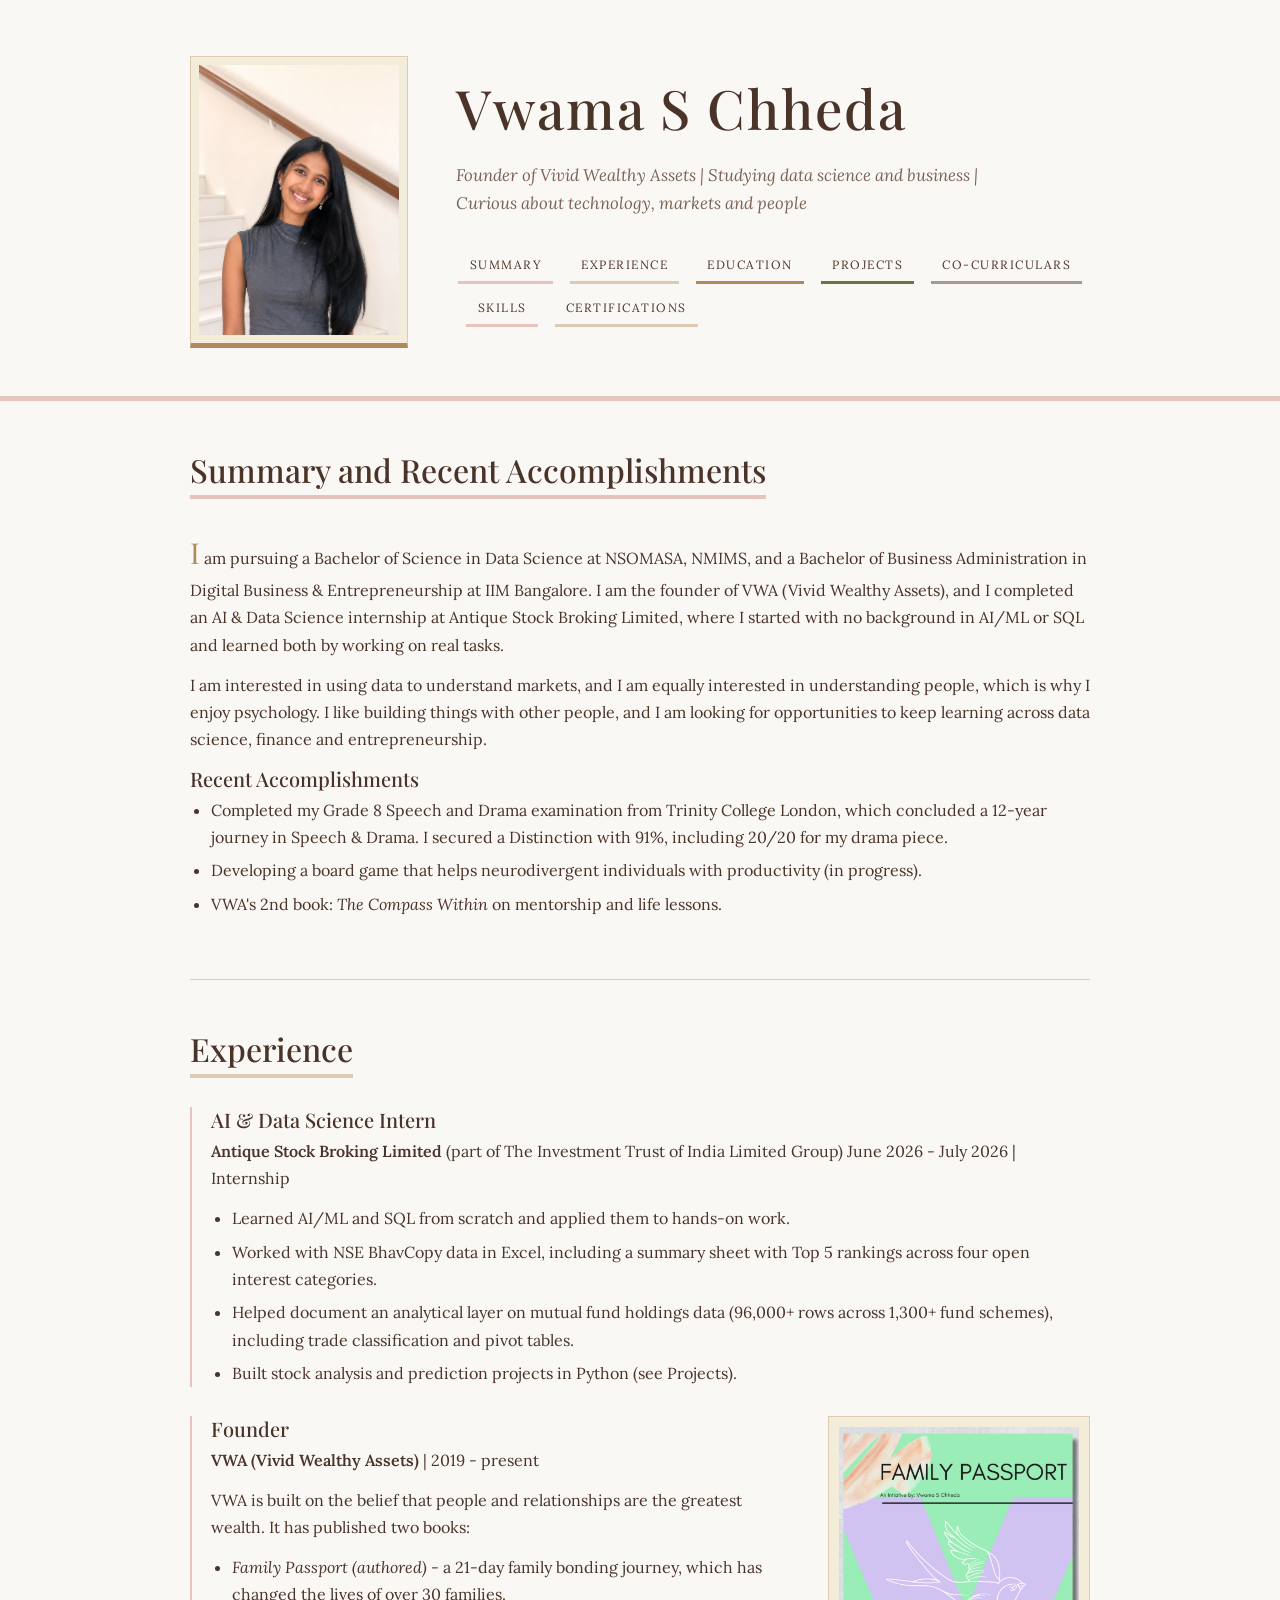
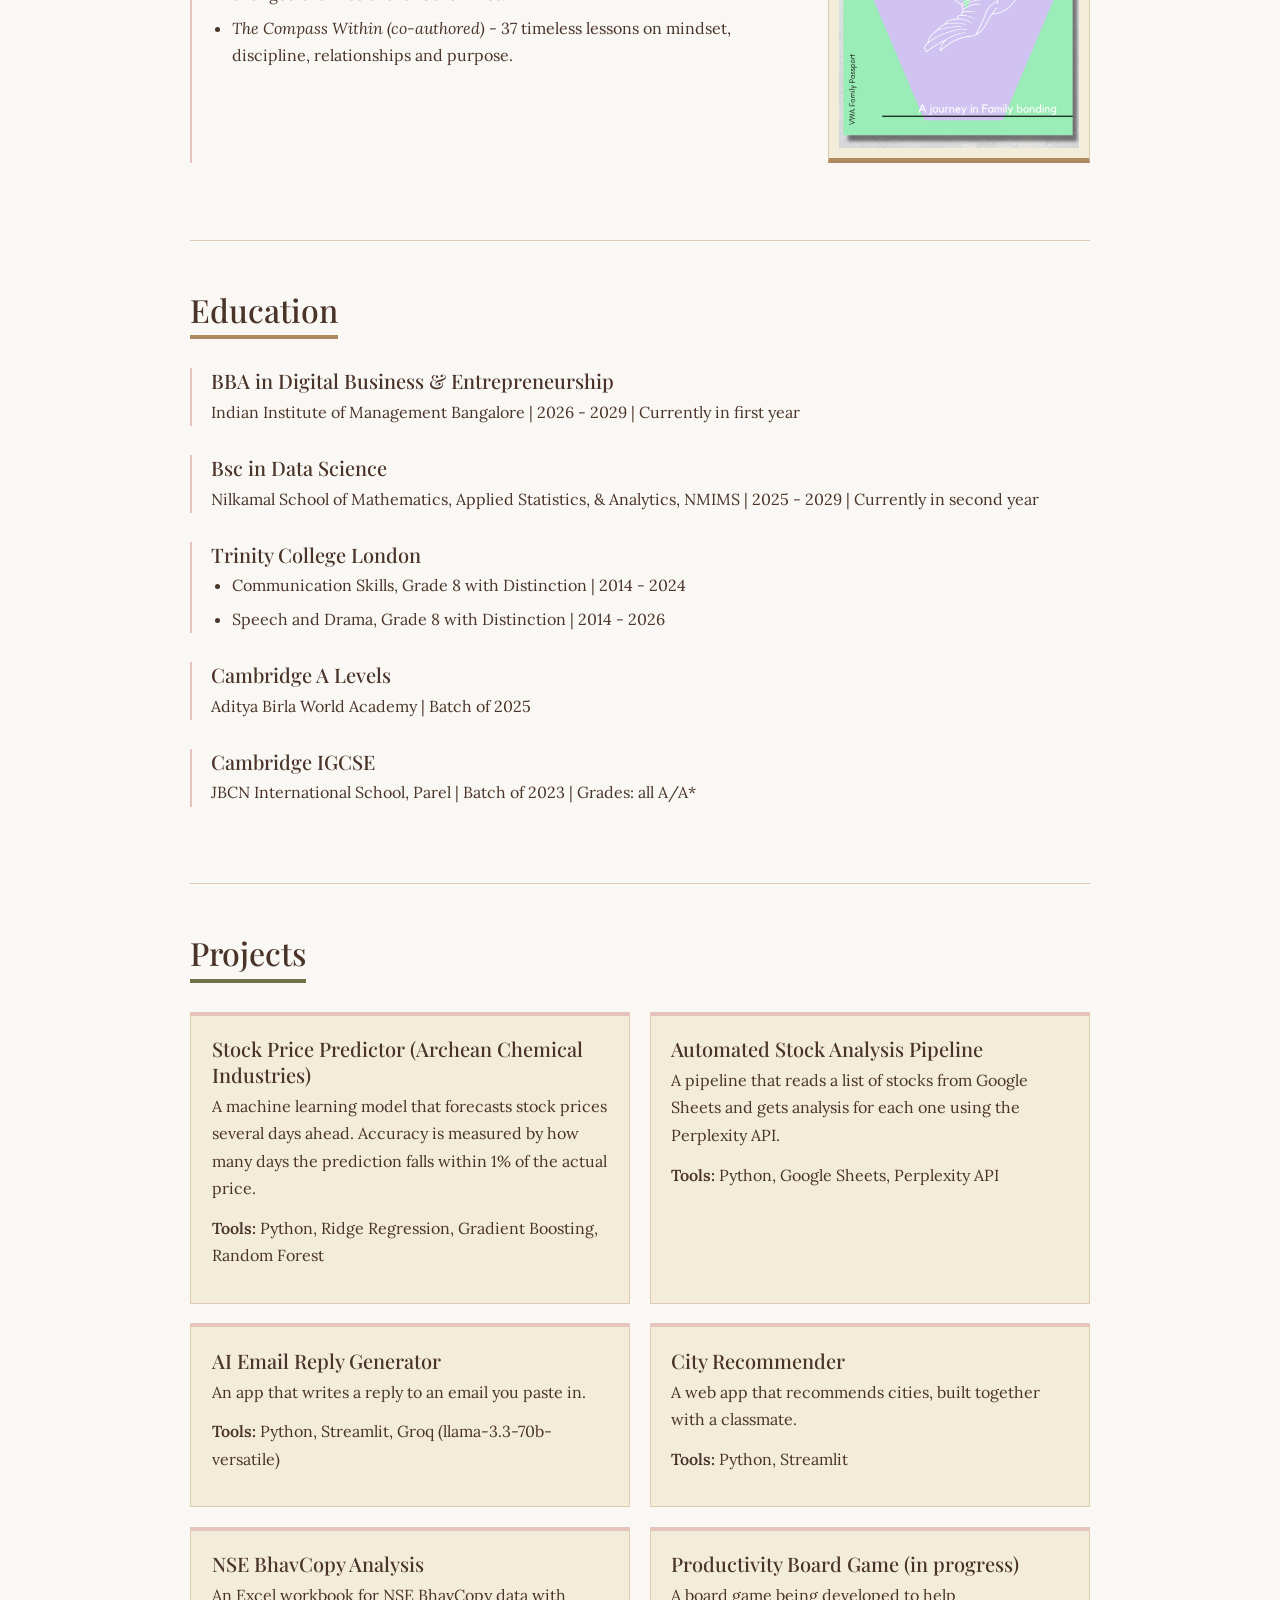
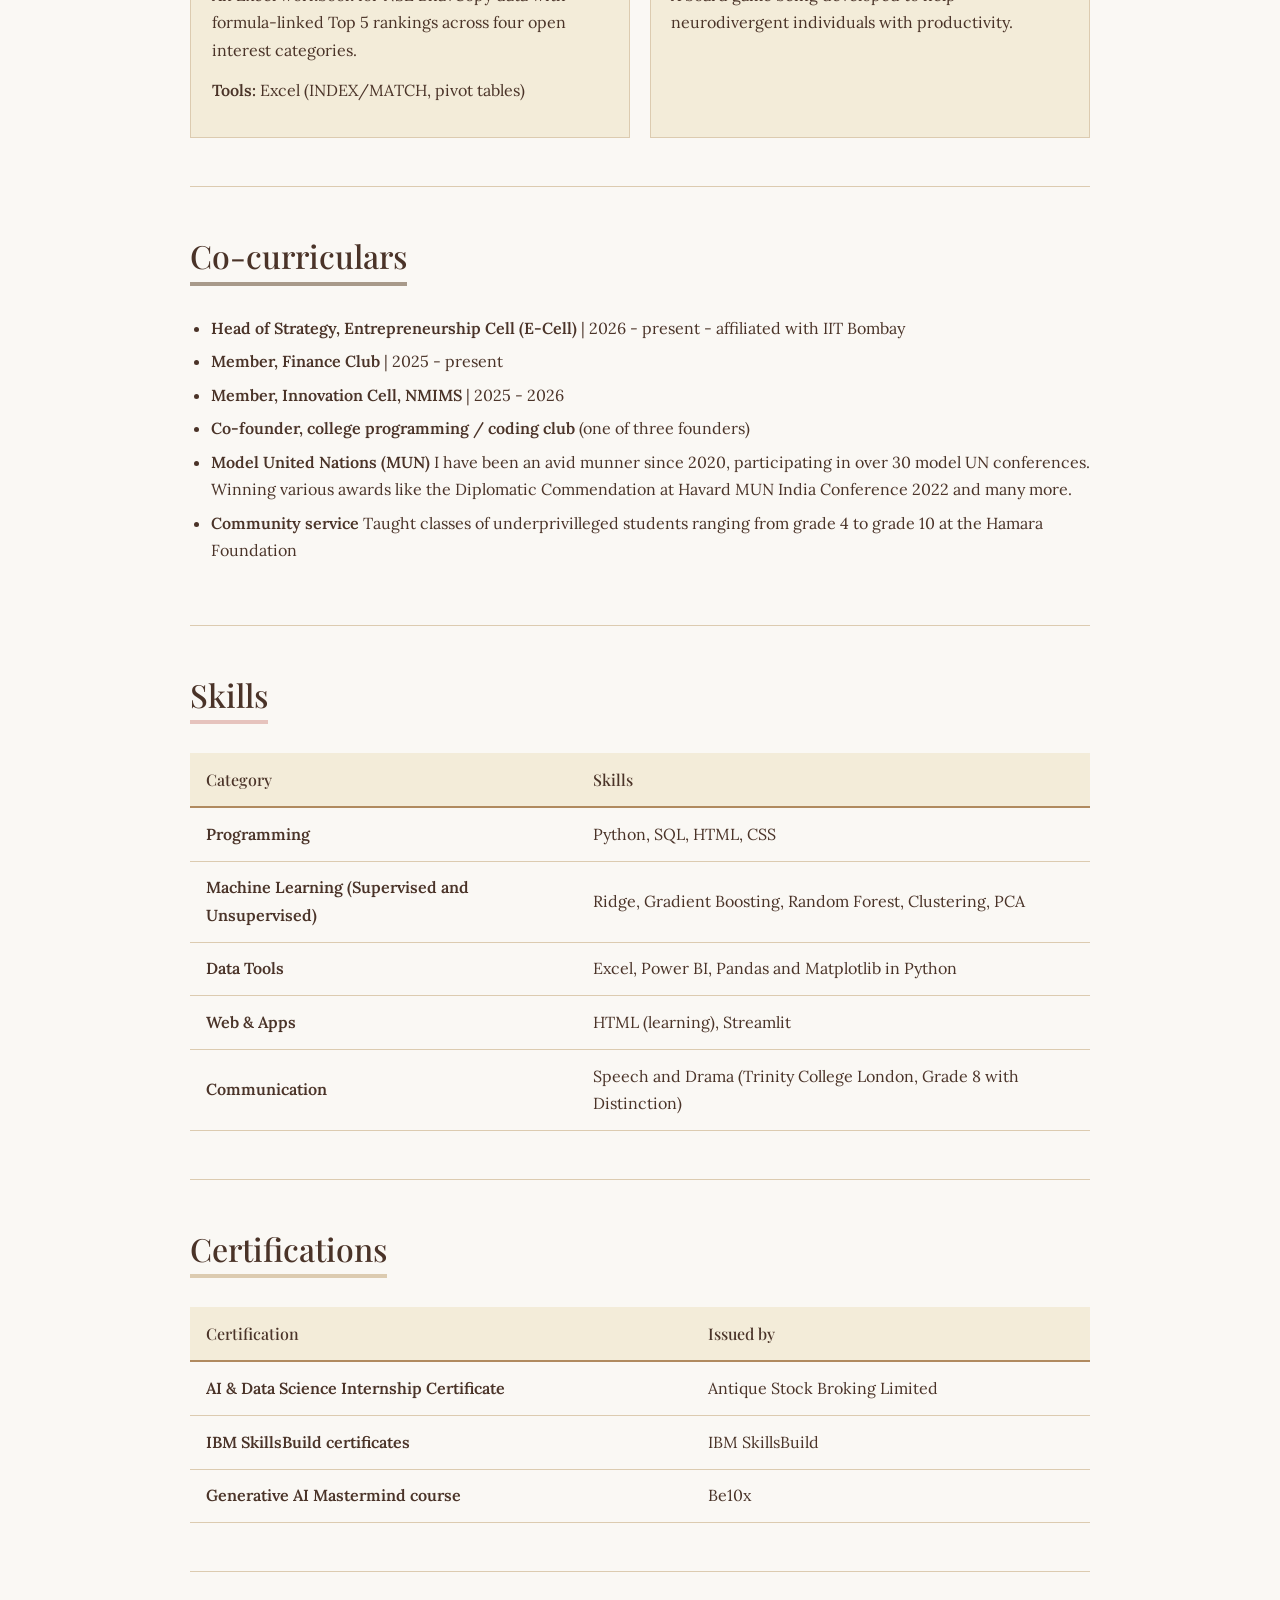
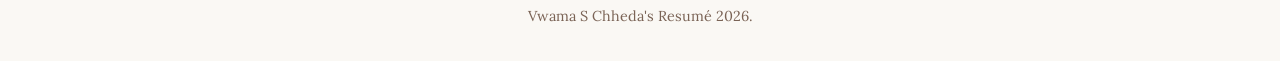
<file: index.html>
<!DOCTYPE html>
<html lang="en">

<head>
    <meta charset="UTF-8">
    <meta name="viewport" content="width=device-width, initial-scale=1.0">
    <title>Vwama S Chheda| Resume</title>

    <!-- Google Fonts embed code  -->
    <link rel="preconnect" href="https://fonts.googleapis.com">
    <link rel="preconnect" href="https://fonts.gstatic.com" crossorigin>
    <link href="https://fonts.googleapis.com/css2?family=Lora:ital,wght@0,400;0,600;1,400&family=Playfair+Display:wght@400;500;700&display=swap" rel="stylesheet">

    <!-- Link to the external stylesheet -->
    <link rel="stylesheet" href="styles.css">
</head>

<body>

    <!-- ============ HEADER ============ -->
    <header>
        <!-- Put your photo in an "images" folder next to this file and name it photo.jpg
             (or change the file name below) -->
        <img src="1.png" alt="Photo of Vwama" width="150">
        
        <h1>Vwama S Chheda</h1>
        <p>Founder of Vivid Wealthy Assets | Studying data science and business | <br>
            Curious about technology, markets and people</p>

        <!-- Navigation: each link jumps to the section with the matching id -->
        <nav>
            <a href="#summary">Summary</a> |
            <a href="#experience">Experience</a> |
            <a href="#education">Education</a> |
            <a href="#projects">Projects</a> |
            <a href="#co-curriculars">Co-curriculars</a> |
            <a href="#skills">Skills</a> |
            <a href="#certifications">Certifications</a> |
        </nav>
    </header>

    <hr>

    <main>

        <!-- ============ SUMMARY AND RECENT ACCOMPLISHMENTS ============ -->
        <section id="summary">
            <h2>Summary and Recent Accomplishments</h2>
            <p>
                I am pursuing a Bachelor of Science in Data Science at NSOMASA, NMIMS, and a Bachelor of Business Administration 
                in Digital Business &amp; Entrepreneurship at IIM Bangalore. I am the founder of VWA (Vivid Wealthy
                Assets), and I completed an AI &amp; Data Science internship at Antique Stock Broking Limited,
                where I started with no background in AI/ML or SQL and learned both by working on real tasks.
            </p>
            <p>
                I am interested in using data to understand markets, and I am equally interested in understanding
                people, which is why I enjoy psychology. I like building things with other people, and I am
                looking for opportunities to keep learning across data science, finance and entrepreneurship.
            </p>

            <h3>Recent Accomplishments </h3>
            <ul>
                <li>
                    Completed my Grade 8 Speech and Drama examination from Trinity College London, which
                    concluded a 12-year journey in Speech &amp; Drama. I secured a Distinction with 91%, including
                    20/20 for my drama piece.
                </li>
                <li>
                    Developing a board game that helps neurodivergent individuals with productivity (in progress).
                </li>
                <li>
                    VWA's 2nd book: <em> The Compass Within</em> on mentorship and life lessons.
                </li>
            </ul>
        </section>

        <hr>

        <!-- ============ EXPERIENCE ============ -->
        <section id="experience">
            <h2>Experience</h2>

            <article>
                <h3>AI &amp; Data Science Intern</h3>
                <p>
                    <strong>Antique Stock Broking Limited</strong>
                    (part of The Investment Trust of India Limited Group)
                    June 2026 - July 2026 | Internship
                </p>
                <ul>
                    <li>Learned AI/ML and SQL from scratch and applied them to hands-on work.</li>
                    <li>Worked with NSE BhavCopy data in Excel, including a summary sheet with Top 5 rankings
                        across four open interest categories.</li>
                    <li>Helped document an analytical layer on mutual fund holdings data (96,000+ rows across
                        1,300+ fund schemes), including trade classification and pivot tables.</li>
                    <li>Built stock analysis and prediction projects in Python (see Projects).</li>
                </ul>
            </article>

            <article class="founder">
                <div class="founder-text">
                    <h3>Founder</h3>
                    <p><strong>VWA (Vivid Wealthy Assets)</strong> | 2019 - present</p>
                    <p>
                        VWA is built on the belief that people and relationships are the greatest wealth.
                        It has published two books:
                    </p>
                    <ul>
                        <li><em>Family Passport (authored) </em> - a 21-day family bonding journey, which has changed the lives
                            of over 30 families.</li>
                        <li><em>The Compass Within (co-authored) </em> - 37 timeless lessons on mindset, discipline,
                            relationships and purpose.</li>
                    </ul>
                </div>
                <figure class="books-box">
                    <img src="Family Passport Book | Cover Page.png" alt="The VWA books box">
                </figure>
            </article>
        </section>

        <hr>

        <!-- ============ EDUCATION ============ -->
        <section id="education">
            <h2>Education</h2>

            <article>
                <h3>BBA in Digital Business &amp; Entrepreneurship</h3>
                <p>Indian Institute of Management Bangalore | 2026 - 2029 | Currently in first year</p>
            </article>

            <article>
                <h3>Bsc in Data Science</h3>
                <p>Nilkamal School of Mathematics, Applied Statistics, & Analytics, NMIMS | 2025 - 2029 | Currently in second year</p>
            </article>

            <article>
                <h3>Trinity College London</h3>
                <ul>
                    <li>Communication Skills, Grade 8 with Distinction | 2014 - 2024</li>
                    <li>Speech and Drama, Grade 8 with Distinction | 2014 - 2026</li>
                </ul>
            </article>

            <article>
                <h3>Cambridge A Levels</h3>
                <p>Aditya Birla World Academy | Batch of 2025</p>
            </article>

            <article>
                <h3>Cambridge IGCSE</h3>
                <p>JBCN International School, Parel | Batch of 2023 | Grades: all A/A*</p>
            </article>
        </section>

        <hr>

        <!-- ============ PROJECTS ============ -->
        <section id="projects">
            <h2>Projects</h2>

            <article>
                <h3>Stock Price Predictor (Archean Chemical Industries)</h3>
                <p>
                    A machine learning model that forecasts stock prices several days ahead. Accuracy is
                    measured by how many days the prediction falls within 1% of the actual price.
                </p>
                <p><strong>Tools:</strong> Python, Ridge Regression, Gradient Boosting, Random Forest</p>
            </article>

            <article>
                <h3>Automated Stock Analysis Pipeline</h3>
                <p>
                    A pipeline that reads a list of stocks from Google Sheets and gets analysis for each
                    one using the Perplexity API.
                </p>
                <p><strong>Tools:</strong> Python, Google Sheets, Perplexity API</p>
            </article>

            <article>
                <h3>AI Email Reply Generator</h3>
                <p>An app that writes a reply to an email you paste in.</p>
                <p><strong>Tools:</strong> Python, Streamlit, Groq (llama-3.3-70b-versatile)</p>
            </article>

            <article>
                <h3>City Recommender</h3>
                <p>A web app that recommends cities, built together with a classmate.</p>
                <p><strong>Tools:</strong> Python, Streamlit</p>
            </article>

            <article>
                <h3>NSE BhavCopy Analysis</h3>
                <p>
                    An Excel workbook for NSE BhavCopy data with formula-linked Top 5 rankings
                    across four open interest categories.
                </p>
                <p><strong>Tools:</strong> Excel (INDEX/MATCH, pivot tables)</p>
            </article>

            <article>
                <h3>Productivity Board Game (in progress)</h3>
                <p>A board game being developed to help neurodivergent individuals with productivity.</p>
            </article>
        </section>

        <hr>

        <!-- ============ CO-CURRICULARS ============ -->
        <section id="co-curriculars">
            <h2>Co-curriculars</h2>
            <ul>
                 <li>
                    <strong>Head of Strategy, Entrepreneurship Cell (E-Cell)</strong> | 2026 - present - affiliated with IIT Bombay
                </li>
                <li>
                    <strong>Member, Finance Club </strong> | 2025 - present
                </li>
                <li>
                    <strong>Member, Innovation Cell, NMIMS</strong> | 2025 - 2026
                </li>
                <li>
                    <strong>Co-founder, college programming / coding club</strong> (one of three founders)
                </li>
                <li>
                    <strong>Model United Nations (MUN)</strong>
                    I have been an avid munner since 2020, participating in over 30 model UN conferences. 
                    Winning various awards like the Diplomatic Commendation at Havard MUN India Conference 2022 and many more.
                </li>
                <li>
                    <strong>Community service</strong>
                    Taught classes of underprivilleged students ranging from grade 4 to grade 10 at the Hamara Foundation
                </li>
            </ul>
        </section>

        <hr>

        <!-- ============ SKILLS (table) ============ -->
        <section id="skills">
            <h2>Skills</h2>
            <table border="1">
                <thead>
                    <tr>
                        <th>Category</th>
                        <th>Skills</th>
                    </tr>
                </thead>
                <tbody>
                    <tr>
                        <td>Programming</td>
                        <td>Python, SQL, HTML, CSS</td>
                    </tr>
                    <tr>
                        <td>Machine Learning (Supervised and Unsupervised)</td>
                        <td>Ridge, Gradient Boosting, Random Forest, Clustering, PCA</td>
                    </tr>
                    <tr>
                        <td>Data Tools</td>
                        <td>Excel, Power BI, Pandas and Matplotlib in Python</td>
                    </tr>
                    <tr>
                        <td>Web &amp; Apps</td>
                        <td>HTML (learning), Streamlit</td>
                    </tr>
                    <tr>
                        <td>Communication</td>
                        <td>Speech and Drama (Trinity College London, Grade 8 with Distinction)</td>
                    </tr>
                </tbody>
            </table>
        </section>

        <hr>

        <!-- ============ CERTIFICATIONS (table) ============ -->
        <section id="certifications">
            <h2>Certifications</h2>
            <table border="1">
                <thead>
                    <tr>
                        <th>Certification</th>
                        <th>Issued by</th>
                    </tr>
                </thead>
                <tbody>
                    <tr>
                        <td>AI &amp; Data Science Internship Certificate</td>
                        <td>Antique Stock Broking Limited</td>
                    </tr>
                    <tr>
                        <td>IBM SkillsBuild certificates</td>
                        <td>IBM SkillsBuild</td>
                    </tr>
                    <tr>
                        <td>Generative AI Mastermind course</td>
                        <!-- Fill in who issued this -->
                        <td>Be10x</td>
                    </tr>
                </tbody>
            </table>
        </section>

        <hr>

        

    <!-- ============ FOOTER ============ -->
    <footer>
        <p> Vwama S Chheda's Resumé 2026.</p>
    </footer>

</body>

</html>
</file>
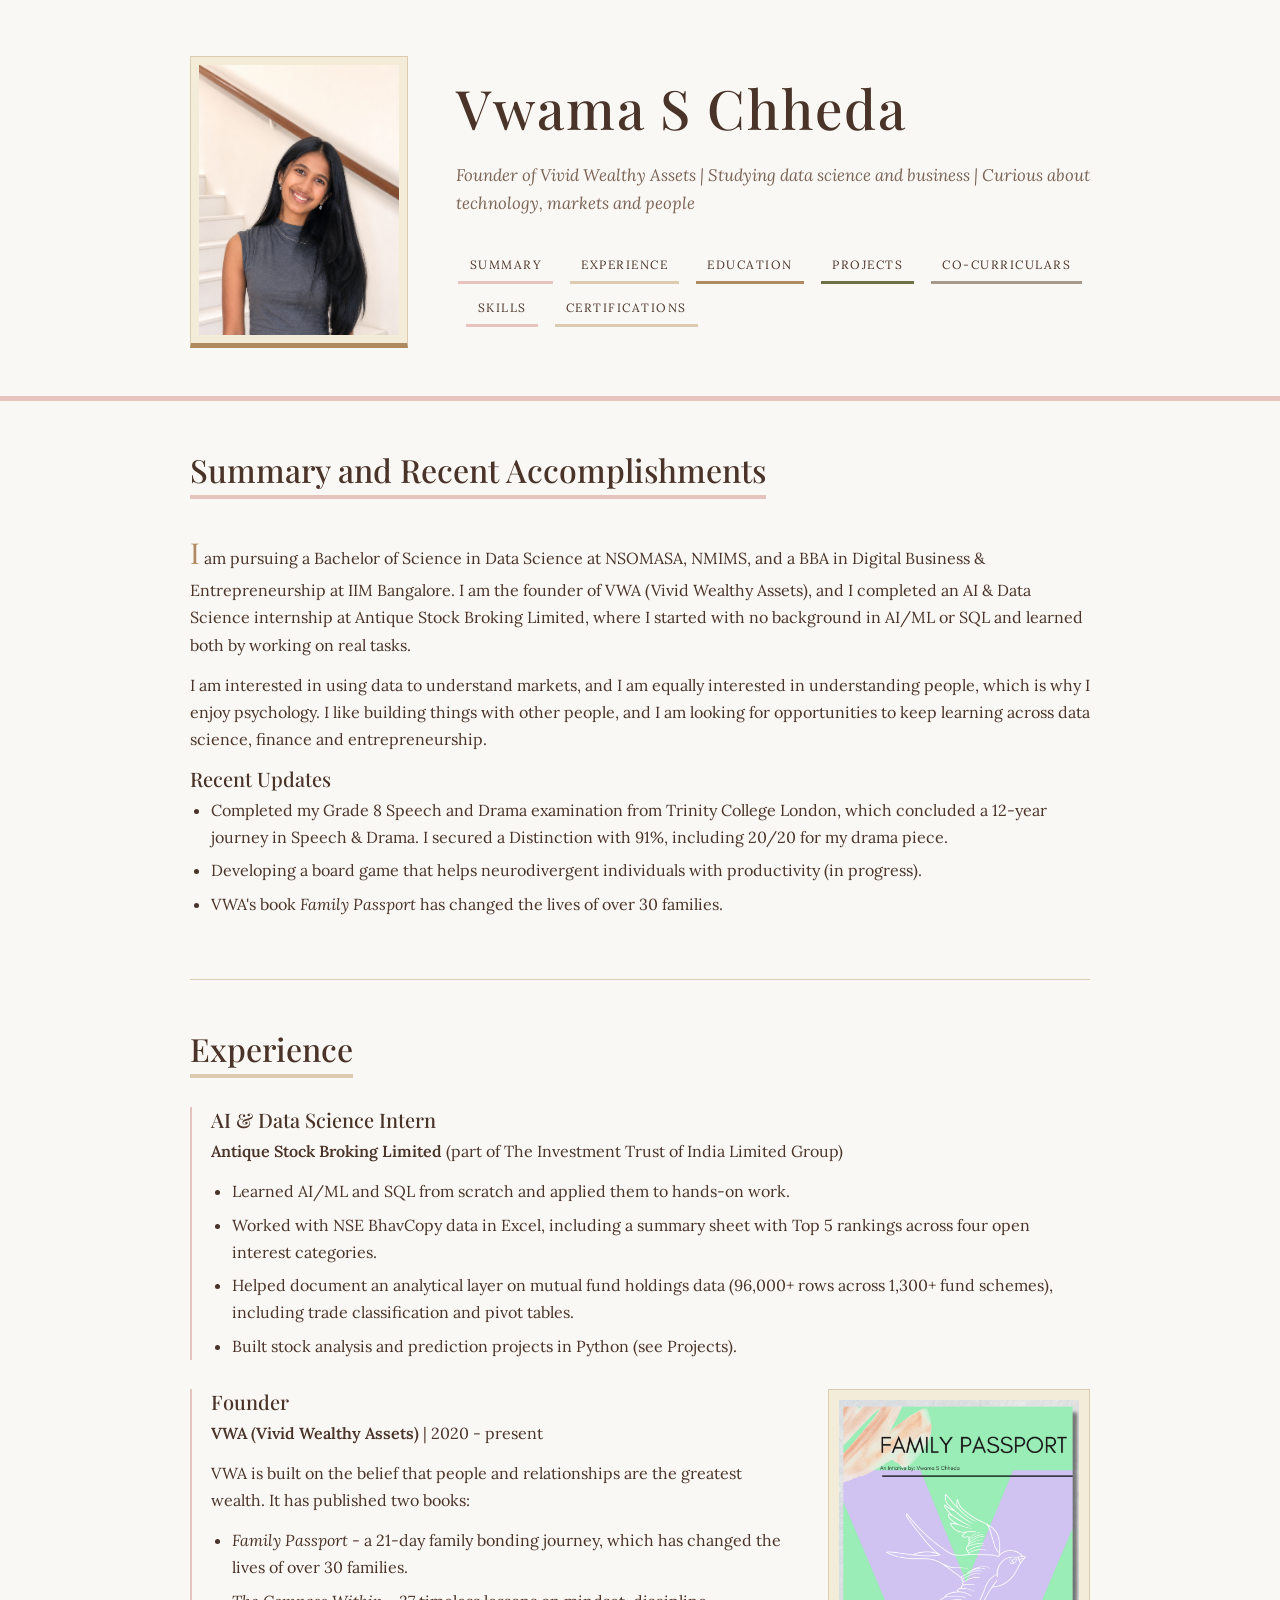
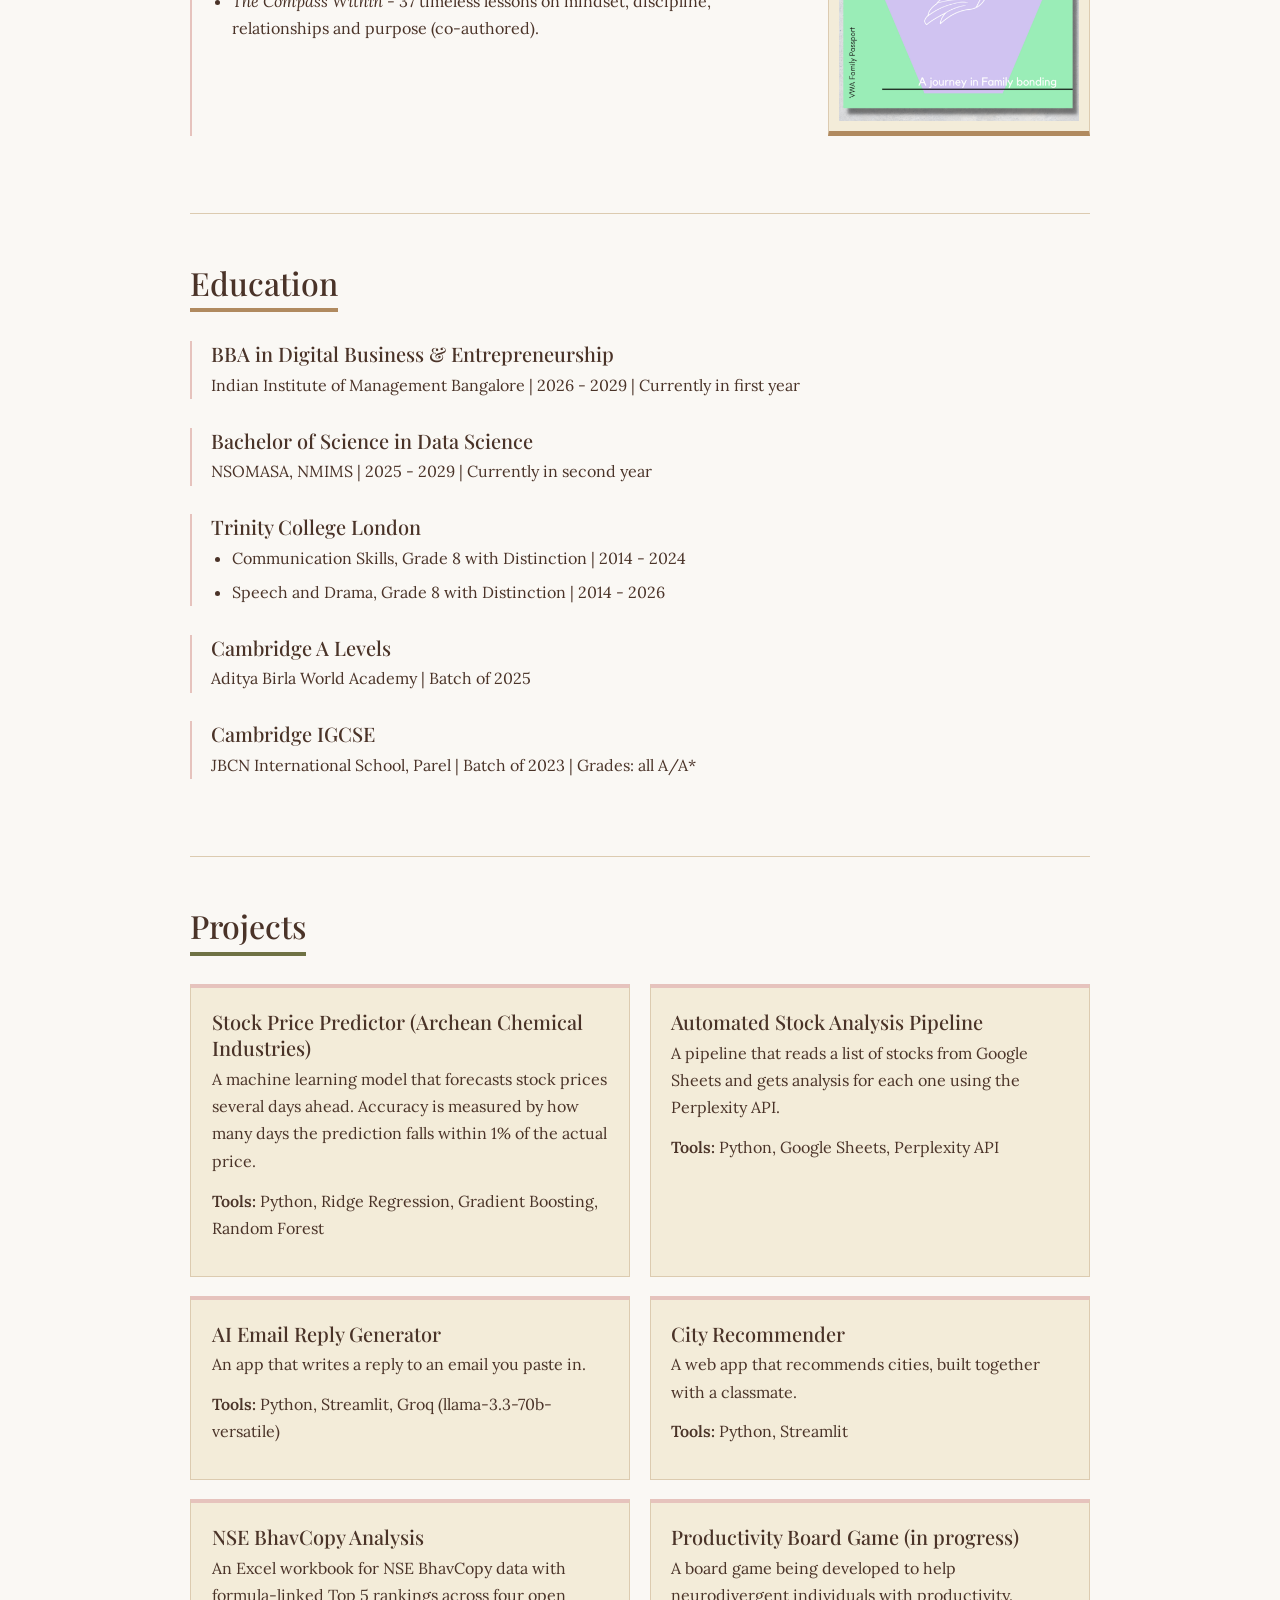
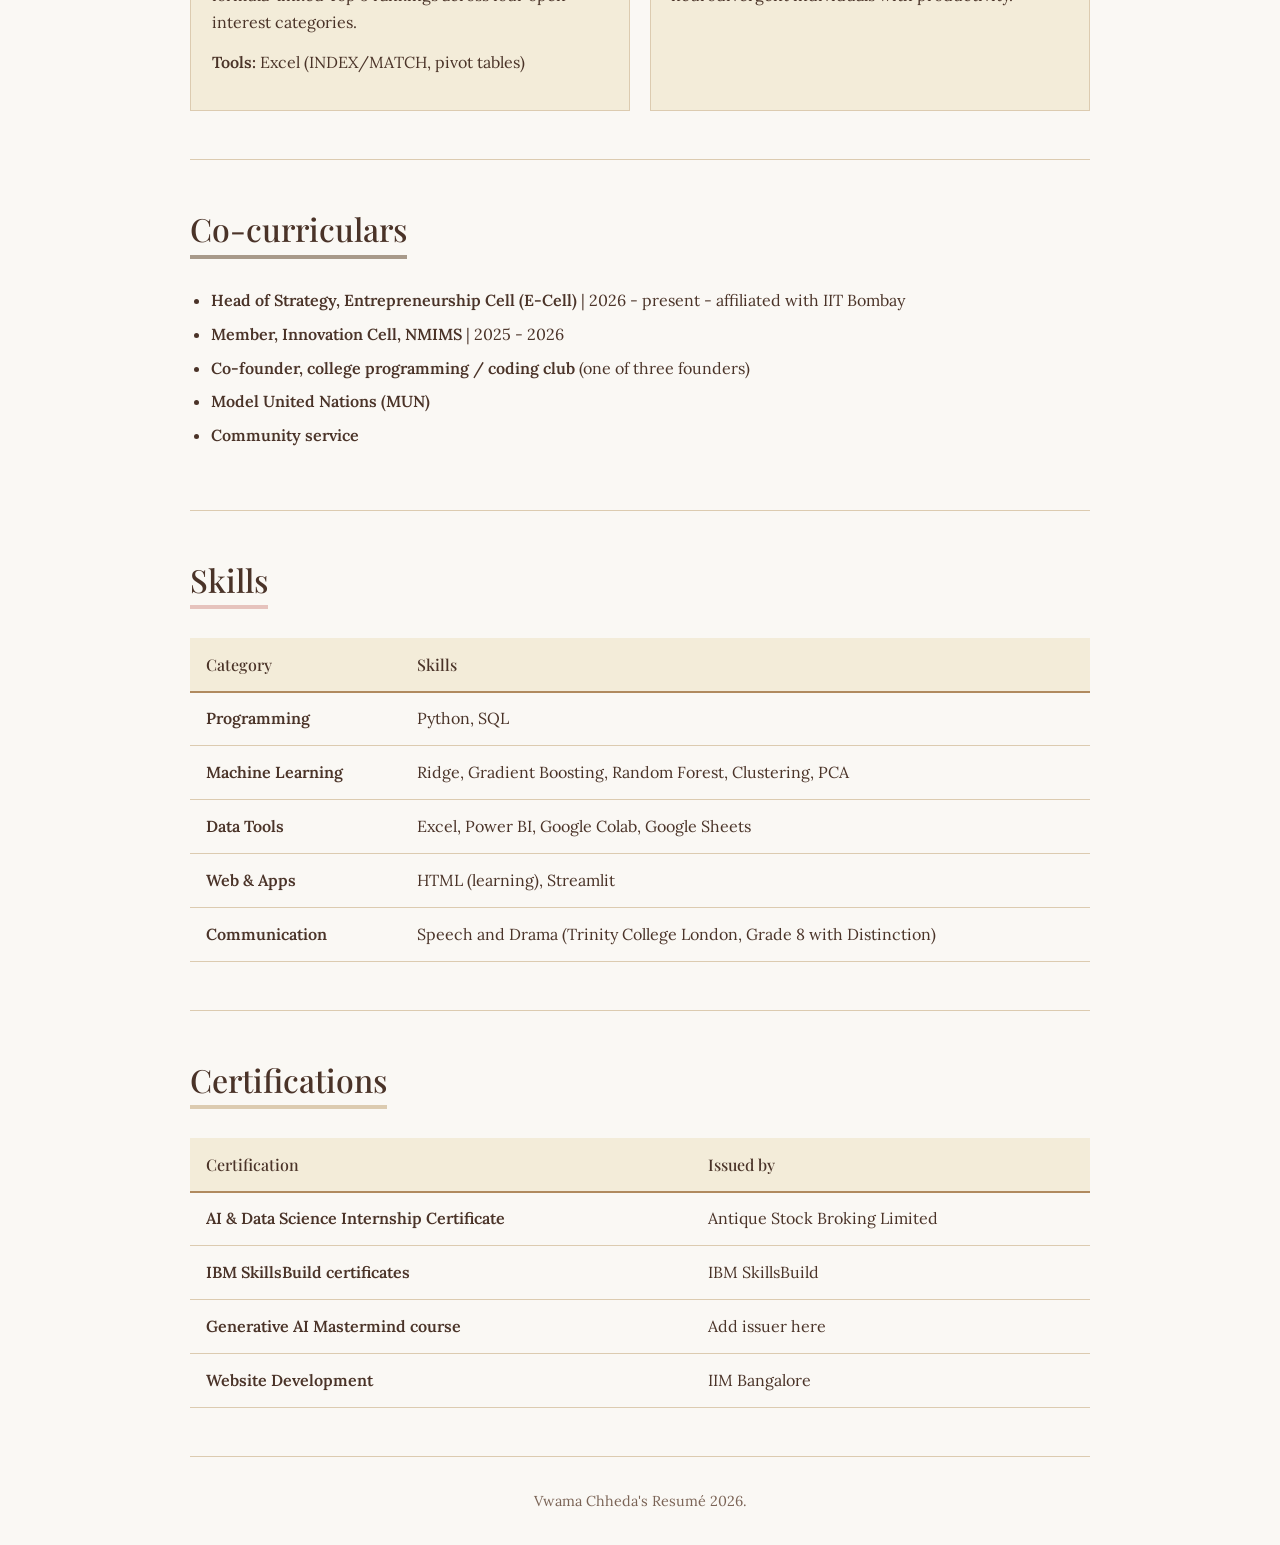
<file: index (3).html>
<!DOCTYPE html>
<html lang="en">

<head>
    <meta charset="UTF-8">
    <meta name="viewport" content="width=device-width, initial-scale=1.0">
    <title>Vwama S Chheda| Resume</title>

    <!-- Google Fonts embed code  -->
    <link rel="preconnect" href="https://fonts.googleapis.com">
    <link rel="preconnect" href="https://fonts.gstatic.com" crossorigin>
    <link href="https://fonts.googleapis.com/css2?family=Lora:ital,wght@0,400;0,600;1,400&family=Playfair+Display:wght@400;500;700&display=swap" rel="stylesheet">

    <!-- Link to the external stylesheet -->
    <link rel="stylesheet" href="styles.css">
</head>

<body>

    <!-- ============ HEADER ============ -->
    <header>
        <!-- Put your photo in an "images" folder next to this file and name it photo.jpg
             (or change the file name below) -->
        <img src="1.png" alt="Photo of Vwama" width="150">
        
        <h1>Vwama S Chheda</h1>
        <p>Founder of Vivid Wealthy Assets | Studying data science and business | Curious about technology, markets and people</p>

        <!-- Navigation: each link jumps to the section with the matching id -->
        <nav>
            <a href="#summary">Summary</a> |
            <a href="#experience">Experience</a> |
            <a href="#education">Education</a> |
            <a href="#projects">Projects</a> |
            <a href="#co-curriculars">Co-curriculars</a> |
            <a href="#skills">Skills</a> |
            <a href="#certifications">Certifications</a> |
        </nav>
    </header>

    <hr>

    <main>

        <!-- ============ SUMMARY AND RECENT ACCOMPLISHMENTS ============ -->
        <section id="summary">
            <h2>Summary and Recent Accomplishments</h2>
            <p>
                I am pursuing a Bachelor of Science in Data Science at NSOMASA, NMIMS, and a BBA in
                Digital Business &amp; Entrepreneurship at IIM Bangalore. I am the founder of VWA (Vivid Wealthy
                Assets), and I completed an AI &amp; Data Science internship at Antique Stock Broking Limited,
                where I started with no background in AI/ML or SQL and learned both by working on real tasks.
            </p>
            <p>
                I am interested in using data to understand markets, and I am equally interested in understanding
                people, which is why I enjoy psychology. I like building things with other people, and I am
                looking for opportunities to keep learning across data science, finance and entrepreneurship.
            </p>

            <h3>Recent Updates</h3>
            <ul>
                <li>
                    Completed my Grade 8 Speech and Drama examination from Trinity College London, which
                    concluded a 12-year journey in Speech &amp; Drama. I secured a Distinction with 91%, including
                    20/20 for my drama piece.
                </li>
                <li>
                    Developing a board game that helps neurodivergent individuals with productivity (in progress).
                </li>
                <li>
                    VWA's book <em>Family Passport</em> has changed the lives of over 30 families.
                </li>
            </ul>
        </section>

        <hr>

        <!-- ============ EXPERIENCE ============ -->
        <section id="experience">
            <h2>Experience</h2>

            <article>
                <h3>AI &amp; Data Science Intern</h3>
                <p>
                    <strong>Antique Stock Broking Limited</strong>
                    (part of The Investment Trust of India Limited Group)
                    <!-- Add your internship duration here, e.g. | Month Year - Month Year -->
                </p>
                <ul>
                    <li>Learned AI/ML and SQL from scratch and applied them to hands-on work.</li>
                    <li>Worked with NSE BhavCopy data in Excel, including a summary sheet with Top 5 rankings
                        across four open interest categories.</li>
                    <li>Helped document an analytical layer on mutual fund holdings data (96,000+ rows across
                        1,300+ fund schemes), including trade classification and pivot tables.</li>
                    <li>Built stock analysis and prediction projects in Python (see Projects).</li>
                </ul>
            </article>

            <!-- Founder: text on one side, image of the books box on the other.
                 Put your photo of the box in images/books-box.jpg -->
            <article class="founder">
                <div class="founder-text">
                    <h3>Founder</h3>
                    <p><strong>VWA (Vivid Wealthy Assets)</strong> | 2020 - present</p>
                    <p>
                        VWA is built on the belief that people and relationships are the greatest wealth.
                        It has published two books:
                    </p>
                    <ul>
                        <li><em>Family Passport</em> - a 21-day family bonding journey, which has changed the lives
                            of over 30 families.</li>
                        <li><em>The Compass Within</em> - 37 timeless lessons on mindset, discipline,
                            relationships and purpose (co-authored).</li>
                    </ul>
                </div>
                <figure class="books-box">
                    <img src="Family Passport Book | Cover Page.png" alt="The VWA books box">
                </figure>
            </article>
        </section>

        <hr>

        <!-- ============ EDUCATION ============ -->
        <section id="education">
            <h2>Education</h2>

            <article>
                <h3>BBA in Digital Business &amp; Entrepreneurship</h3>
                <p>Indian Institute of Management Bangalore | 2026 - 2029 | Currently in first year</p>
            </article>

            <article>
                <h3>Bachelor of Science in Data Science</h3>
                <p>NSOMASA, NMIMS | 2025 - 2029 | Currently in second year</p>
            </article>

            <article>
                <h3>Trinity College London</h3>
                <ul>
                    <li>Communication Skills, Grade 8 with Distinction | 2014 - 2024</li>
                    <li>Speech and Drama, Grade 8 with Distinction | 2014 - 2026</li>
                </ul>
            </article>

            <article>
                <h3>Cambridge A Levels</h3>
                <p>Aditya Birla World Academy | Batch of 2025</p>
            </article>

            <article>
                <h3>Cambridge IGCSE</h3>
                <p>JBCN International School, Parel | Batch of 2023 | Grades: all A/A*</p>
            </article>
        </section>

        <hr>

        <!-- ============ PROJECTS ============ -->
        <section id="projects">
            <h2>Projects</h2>

            <article>
                <h3>Stock Price Predictor (Archean Chemical Industries)</h3>
                <p>
                    A machine learning model that forecasts stock prices several days ahead. Accuracy is
                    measured by how many days the prediction falls within 1% of the actual price.
                </p>
                <p><strong>Tools:</strong> Python, Ridge Regression, Gradient Boosting, Random Forest</p>
            </article>

            <article>
                <h3>Automated Stock Analysis Pipeline</h3>
                <p>
                    A pipeline that reads a list of stocks from Google Sheets and gets analysis for each
                    one using the Perplexity API.
                </p>
                <p><strong>Tools:</strong> Python, Google Sheets, Perplexity API</p>
            </article>

            <article>
                <h3>AI Email Reply Generator</h3>
                <p>An app that writes a reply to an email you paste in.</p>
                <p><strong>Tools:</strong> Python, Streamlit, Groq (llama-3.3-70b-versatile)</p>
            </article>

            <article>
                <h3>City Recommender</h3>
                <p>A web app that recommends cities, built together with a classmate.</p>
                <p><strong>Tools:</strong> Python, Streamlit</p>
            </article>

            <article>
                <h3>NSE BhavCopy Analysis</h3>
                <p>
                    An Excel workbook for NSE BhavCopy data with formula-linked Top 5 rankings
                    across four open interest categories.
                </p>
                <p><strong>Tools:</strong> Excel (INDEX/MATCH, pivot tables)</p>
            </article>

            <article>
                <h3>Productivity Board Game (in progress)</h3>
                <p>A board game being developed to help neurodivergent individuals with productivity.</p>
            </article>
        </section>

        <hr>

        <!-- ============ CO-CURRICULARS ============ -->
        <section id="co-curriculars">
            <h2>Co-curriculars</h2>
            <ul>
                 <li>
                    <strong>Head of Strategy, Entrepreneurship Cell (E-Cell)</strong> | 2026 - present - affiliated with IIT Bombay
                </li>
                <li>
                    <strong>Member, Innovation Cell, NMIMS</strong> | 2025 - 2026
                </li>
                <li>
                    <strong>Co-founder, college programming / coding club</strong> (one of three founders)
                </li>
                <li>
                    <strong>Model United Nations (MUN)</strong>
                    <!-- Add details: conferences attended, awards, years -->
                </li>
                <li>
                    <strong>Community service</strong>
                    <!-- Add details: what you did, where, and when -->
                </li>
            </ul>
        </section>

        <hr>

        <!-- ============ SKILLS (table) ============ -->
        <section id="skills">
            <h2>Skills</h2>
            <table border="1">
                <thead>
                    <tr>
                        <th>Category</th>
                        <th>Skills</th>
                    </tr>
                </thead>
                <tbody>
                    <tr>
                        <td>Programming</td>
                        <td>Python, SQL</td>
                    </tr>
                    <tr>
                        <td>Machine Learning</td>
                        <td>Ridge, Gradient Boosting, Random Forest, Clustering, PCA</td>
                    </tr>
                    <tr>
                        <td>Data Tools</td>
                        <td>Excel, Power BI, Google Colab, Google Sheets</td>
                    </tr>
                    <tr>
                        <td>Web &amp; Apps</td>
                        <td>HTML (learning), Streamlit</td>
                    </tr>
                    <tr>
                        <td>Communication</td>
                        <td>Speech and Drama (Trinity College London, Grade 8 with Distinction)</td>
                    </tr>
                </tbody>
            </table>
        </section>

        <hr>

        <!-- ============ CERTIFICATIONS (table) ============ -->
        <section id="certifications">
            <h2>Certifications</h2>
            <table border="1">
                <thead>
                    <tr>
                        <th>Certification</th>
                        <th>Issued by</th>
                    </tr>
                </thead>
                <tbody>
                    <tr>
                        <td>AI &amp; Data Science Internship Certificate</td>
                        <td>Antique Stock Broking Limited</td>
                    </tr>
                    <tr>
                        <td>IBM SkillsBuild certificates</td>
                        <td>IBM SkillsBuild</td>
                    </tr>
                    <tr>
                        <td>Generative AI Mastermind course</td>
                        <!-- Fill in who issued this -->
                        <td>Add issuer here</td>
                    </tr>
                    <tr>
                        <td>Website Development</td>
                        <td>IIM Bangalore</td>
                    </tr>
                </tbody>
            </table>
        </section>

        <hr>

        

    <!-- ============ FOOTER ============ -->
    <footer>
        <p> Vwama Chheda's Resumé 2026.</p>
    </footer>

</body>

</html>
</file>
<file: styles.css>
/* ==========================================================
   styles.css  -  Resume website for Vwama
   Theme: modern, minimal, warm neutrals.

   Colour palette (hex codes):
     Off-white  #faf8f4   page background
     Mocha      #4a3328   main text colour (dark brown)
     Soft mocha #7a6355   secondary text
     Blush      #e6c3bd   lines, hover fills
     Ivory      #f3ecd9   soft fills (project cards, table headers)
     Oak        #b08a5f   lines, hover colour
     Sand       #dccbb0   thin divider lines
     Olive      #6f7244   links, buttons
     Taupe      #a89a8a   form borders, lines
   ========================================================== */


/* ---------- 1. GLOBAL STYLES ---------- */

/* Universal selector: remove default margin/padding from every element,
   so all the spacing below is deliberate. */
* {
    margin: 0;
    padding: 0;
}

/* Font set once on html and inherited (Module 4: Website Styling) */
html {
    font-family: "Lora", "Times New Roman", serif;     /* font stack */
    font-size: 100%;
}

body {
    background-color: #faf8f4;
    color: #4a3328;
    line-height: 1.7;
}

/* Formal serif for all headings */
h1, h2, h3 {
    line-height: 1.3;
    font-family: "Playfair Display", "Times New Roman", serif;
    font-weight: 500;
    color: #4a3328;
}

p {
    margin-bottom: 0.8rem;
}

strong {
    font-weight: 600;
}

a {
    color: #6f7244;
    text-decoration: none;
}

a:hover {
    text-decoration: underline;
}

/* Pseudo-element: colour of highlighted text */
::selection {
    background-color: #e6c3bd;
    color: #4a3328;
}

/* The <hr> lines become thin sand dividers between sections */
hr {
    border: none;
    border-top: 1px solid #dccbb0;
}

/* Adjacent-sibling selector: the first line, right after the header,
   is a thicker blush line */
header + hr {
    border-top: 5px solid #e6c3bd;
}


/* ---------- 2. HEADER (CSS Grid) ---------- */

/* Two columns: portrait photo on the left, text on the right */
header {
    max-width: 900px;
    margin: 0 auto;
    padding: 3.5rem 1.5rem 3rem 1.5rem;
    display: grid;
    grid-template-columns: auto 1fr;
    column-gap: 3rem;
    align-items: center;
}

/* Portrait (rectangle, taller than wide). It spans all 3 text rows. */
header img {
    grid-row: 1 / 4;
    width: 200px;
    height: 270px;
    object-fit: cover;                    /* crops the photo instead of squashing it (looked up on MDN) */
    padding: 8px;
    background-color: #f3ecd9;
    border: 1px solid #dccbb0;
    border-bottom: 5px solid #b08a5f;
}

header h1 {
    grid-column: 2;
    font-size: 3.4rem;
    font-weight: 500;
    letter-spacing: 2px;
    align-self: end;
    margin-bottom: 0.5rem;
}

header > p {                              /* child selector: only the tagline */
    grid-column: 2;
    font-size: 1.05rem;
    font-style: italic;
    color: #7a6355;
    margin-bottom: 1.2rem;
}

header nav {
    grid-column: 2;
    align-self: start;
}


/* ---------- 3. NAVIGATION ---------- */

nav {
    color: #faf8f4;
}

nav a {
    display: inline-block;
    padding: 0.35rem 0.7rem;
    margin: 0.25rem 0.15rem;
    color: #4a3328;
    font-size: 0.75rem;
    letter-spacing: 1.5px;
    text-transform: uppercase;
    border-bottom: 3px solid #e6c3bd;     /* each link gets a coloured line */
}

/* nth-of-type with a formula (like 7n in the lesson): the lines cycle
   through blush, sand, oak, olive, taupe */
nav a:nth-of-type(5n+1) { border-bottom-color: #e6c3bd; }
nav a:nth-of-type(5n+2) { border-bottom-color: #dccbb0; }
nav a:nth-of-type(5n+3) { border-bottom-color: #b08a5f; }
nav a:nth-of-type(5n+4) { border-bottom-color: #6f7244; }
nav a:nth-of-type(5n+5) { border-bottom-color: #a89a8a; }

nav a:hover {
    background-color: #f3ecd9;
    text-decoration: none;
}

nav a:active {
    background-color: #dccbb0;
}


/* ---------- 4. MAIN CONTENT ---------- */

main {
    max-width: 900px;
    margin: 0 auto;
    padding: 0 1.5rem;
}

main section {
    padding: 3rem 0;
}

h2 {
    display: inline-block;                /* so the line is only as wide as the text */
    font-size: 2rem;
    padding-bottom: 0.3rem;
    margin-bottom: 1.8rem;
    border-bottom: 4px solid #e6c3bd;
}

/* The underline colour changes from section to section */
main section:nth-of-type(5n+1) h2 { border-bottom-color: #e6c3bd; }
main section:nth-of-type(5n+2) h2 { border-bottom-color: #dccbb0; }
main section:nth-of-type(5n+3) h2 { border-bottom-color: #b08a5f; }
main section:nth-of-type(5n+4) h2 { border-bottom-color: #6f7244; }
main section:nth-of-type(5n+5) h2 { border-bottom-color: #a89a8a; }

h3 {
    font-size: 1.25rem;
    margin-bottom: 0.3rem;
}

ul {
    padding-left: 1.3rem;
    margin-bottom: 0.8rem;
}

li {
    margin-bottom: 0.4rem;
}

/* Every <article> (a job, a degree, ...) gets a thin blush line on the left */
article {
    border-left: 2px solid #e6c3bd;
    padding-left: 1.2rem;
    margin-bottom: 1.8rem;
}

article:hover {
    border-left-color: #b08a5f;
}

/* Pseudo-element: a larger first letter in the summary */
#summary p:first-of-type::first-letter {
    font-family: "Playfair Display", serif;
    font-size: 1.8rem;
    color: #b08a5f;
}


/* ---------- 5. FOUNDER + BOOKS IMAGE (Flexbox) ---------- */

/* Class selector. Flexbox puts the text and the image side by side.
   flex-wrap lets the image drop below the text on narrow screens. */
.founder {
    display: flex;
    flex-wrap: wrap;
    align-items: flex-start;
    gap: 2rem;
}

.founder-text {
    flex: 1 1 280px;                      /* flex grow, shrink and basis in one line */
}

/* Reserved space for the box photo: an ivory frame with a sand border */
.books-box {
    flex: 0 0 auto;
    width: 240px;
    min-height: 240px;
    padding: 10px;
    background-color: #f3ecd9;
    border: 1px solid #dccbb0;
    border-bottom: 5px solid #b08a5f;
}

.books-box img {
    display: block;
    width: 100%;
}


/* ---------- 6. PROJECTS (CSS Grid) ---------- */

/* The grid is on the section itself: 2 equal columns and a gap */
#projects {
    display: grid;
    grid-template-columns: repeat(2, 1fr);
    gap: 1.2rem;
}

/* The heading spans both columns (grid line 1 to the last line, -1) */
#projects h2 {
    grid-column: 1 / -1;
    justify-self: start;
    margin-bottom: 0.6rem;
}

#projects article {
    margin-bottom: 0;
    padding: 1.3rem;
    background-color: #f3ecd9;
    border: 1px solid #dccbb0;
    border-top: 4px solid #e6c3bd;
}

#projects article:hover {
    border-top-color: #b08a5f;
}


/* ---------- 7. TABLES ---------- */

table {
    width: 100%;
    border: none;                         /* overrides border="1" in the HTML */
    border-collapse: collapse;
}

th {
    background-color: #f3ecd9;
    text-align: left;
    font-family: "Playfair Display", serif;
    font-weight: 500;
    padding: 0.8rem 1rem;
    border: none;
    border-bottom: 2px solid #b08a5f;
}

td {
    padding: 0.8rem 1rem;
    border: none;
    border-bottom: 1px solid #dccbb0;
}

td:nth-of-type(1) {
    font-weight: 600;
}

tbody tr:hover {
    background-color: #f3ecd9;
}



button {
    background-color: #6f7244;
    color: #faf8f4;
    font-family: inherit;
    font-size: 0.8rem;
    letter-spacing: 2px;
    text-transform: uppercase;
    padding: 0.9rem 2.2rem;
    border: none;
    border-bottom: 4px solid #b08a5f;
}

button:hover {
    background-color: #b08a5f;
    border-bottom-color: #6f7244;
}

button:active {
    background-color: #4a3328;
}


/* ---------- 9. FOOTER ---------- */

footer {
    text-align: center;
    padding: 2rem 1rem;
    color: #7a6355;
    font-size: 0.9rem;
}

footer p {
    margin-bottom: 0;
}


/* ---------- 10. RESPONSIVE (media query) ---------- */

/* At most 700px wide (phones, small tablets) */
@media (max-width: 700px) {

    /* header becomes one centred column */
    header {
        grid-template-columns: 1fr;
        text-align: center;
        padding-top: 2.5rem;
    }

    header img {
        grid-row: auto;
        justify-self: center;
        margin-bottom: 1.5rem;
    }

    header h1,
    header > p,
    header nav {
        grid-column: 1;
    }

    header h1 {
        font-size: 2.6rem;
        align-self: auto;
    }

    #projects {
        grid-template-columns: 1fr;
    }

    .books-box {
        width: calc(100% - 22px);         /* full width minus padding (20px) and border (2px) */
    }

    th, td {
        padding: 0.6rem 0.5rem;
    }
}
</file>
